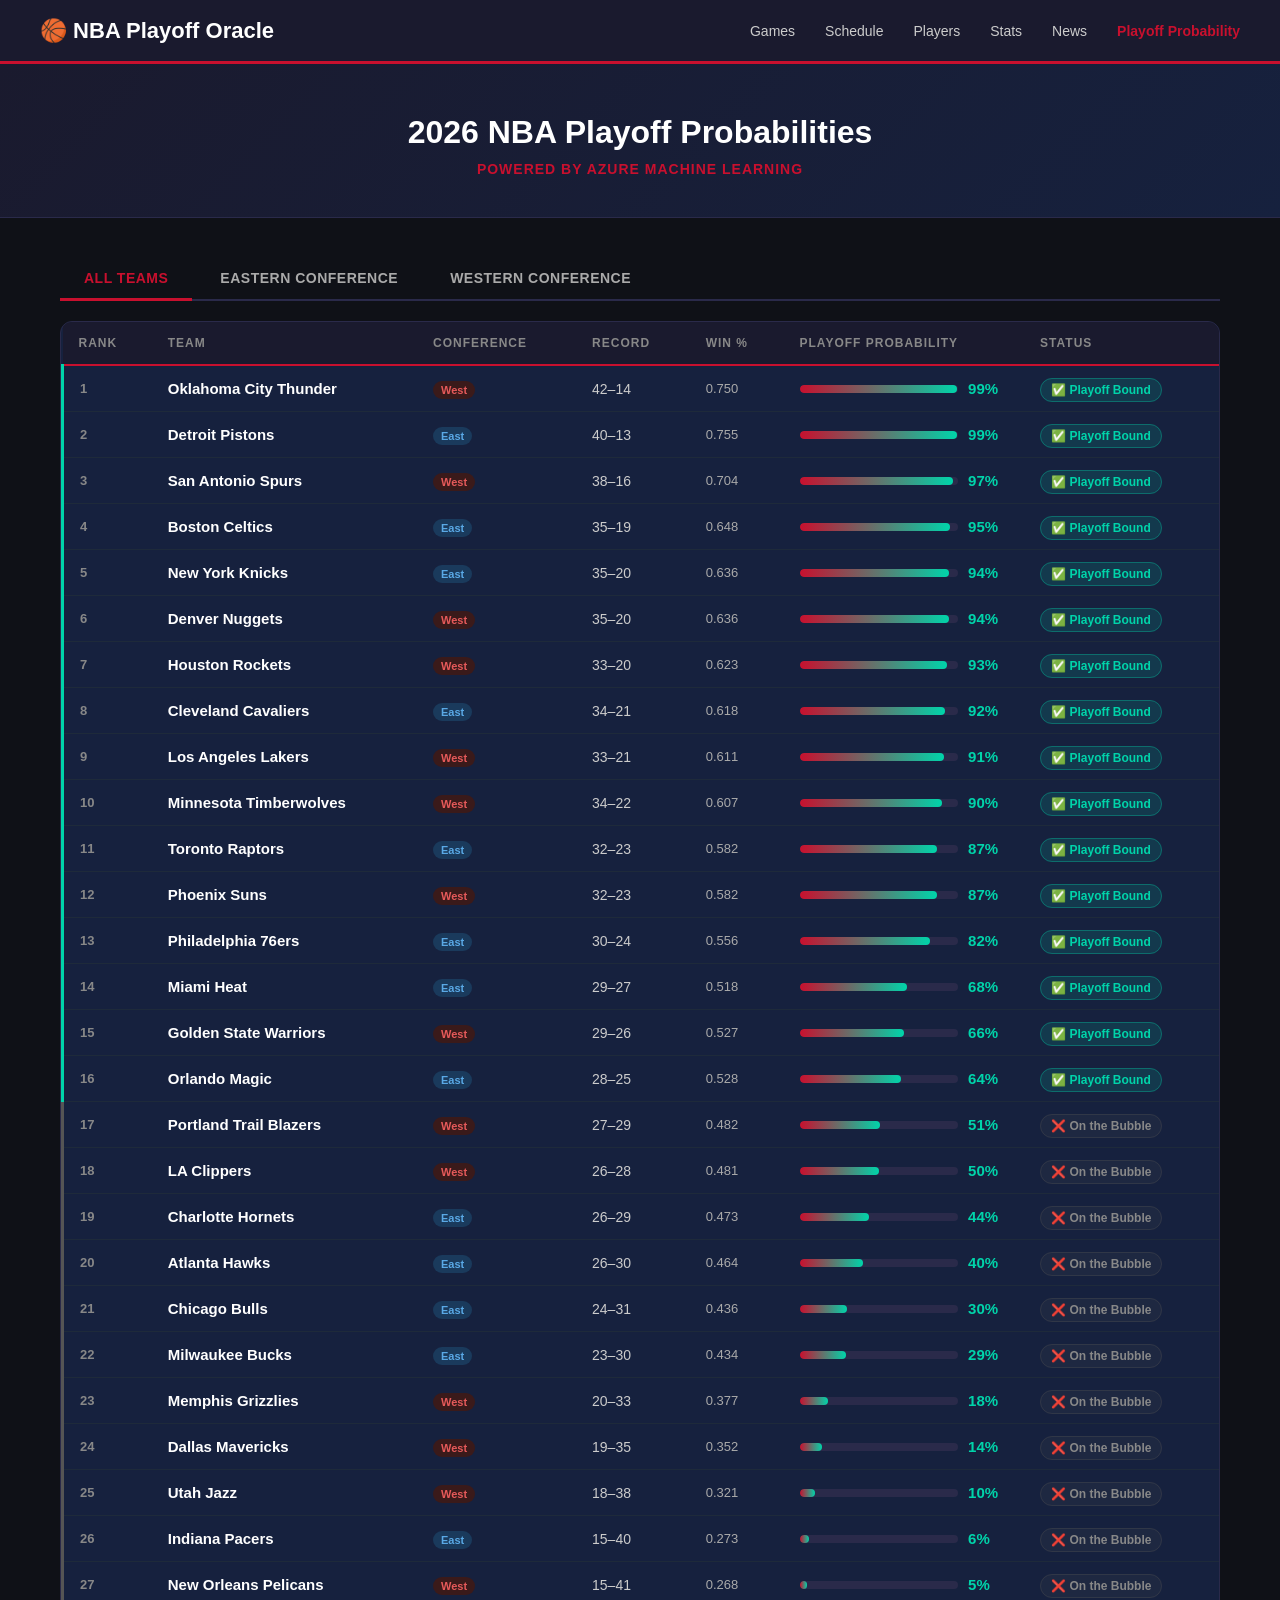
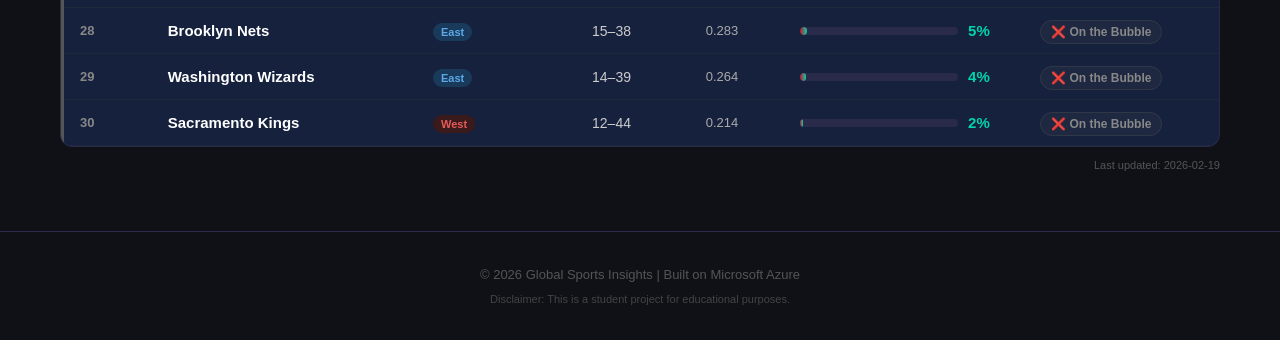
<file: index.html>
<!DOCTYPE html>
<html lang="en">
<head>
  <meta charset="UTF-8" />
  <meta name="viewport" content="width=device-width, initial-scale=1.0"/>
  <title>NBA Playoff Oracle</title>
  <link rel="stylesheet" href="style.css" />
</head>
<body>

  <!-- NAVBAR -->
  <header>
    <nav class="navbar">
      <div class="nav-logo">🏀 NBA Playoff Oracle</div>
      <ul class="nav-links">
        <li><a href="https://www.nba.com/games" target="_blank">Games</a></li>
        <li><a href="https://www.nba.com/schedule" target="_blank">Schedule</a></li>
        <li><a href="https://www.nba.com/players" target="_blank">Players</a></li>
        <li><a href="https://www.nba.com/stats" target="_blank">Stats</a></li>
        <li><a href="https://www.nba.com/news" target="_blank">News</a></li>
        <li><a href="#predictions" class="nav-active">Playoff Probability</a></li>
      </ul>
    </nav>
  </header>

  <!-- HERO -->
  <section class="hero">
    <h1>2026 NBA Playoff Probabilities</h1>
    <p>Powered by Azure Machine Learning</p>
  </section>

  <!-- PREDICTIONS TABLE -->
  <section class="predictions-section" id="predictions">

    <!-- TABS -->
    <div class="tabs">
      <button class="tab active" onclick="filterTeams('all')">All Teams</button>
      <button class="tab" onclick="filterTeams('East')">Eastern Conference</button>
      <button class="tab" onclick="filterTeams('West')">Western Conference</button>
    </div>

    <!-- TABLE -->
    <div class="table-wrapper">
      <table id="standings-table">
        <thead>
          <tr>
            <th>Rank</th>
            <th>Team</th>
            <th>Conference</th>
            <th>Record</th>
            <th>Win %</th>
            <th>Playoff Probability</th>
            <th>Status</th>
          </tr>
        </thead>
        <tbody id="table-body">
          <tr><td colspan="7" style="text-align:center; padding:30px;">Loading predictions...</td></tr>
        </tbody>
      </table>
    </div>

    <p class="last-updated" id="last-updated"></p>
  </section>

  <!-- FOOTER -->
  <footer>
    <p>© 2026 Global Sports Insights | Built on Microsoft Azure</p>
    <p class="disclaimer">Disclaimer: This is a student project for educational purposes.</p>
  </footer>

  <script src="app.js"></script>
</body>
</html>
</file>
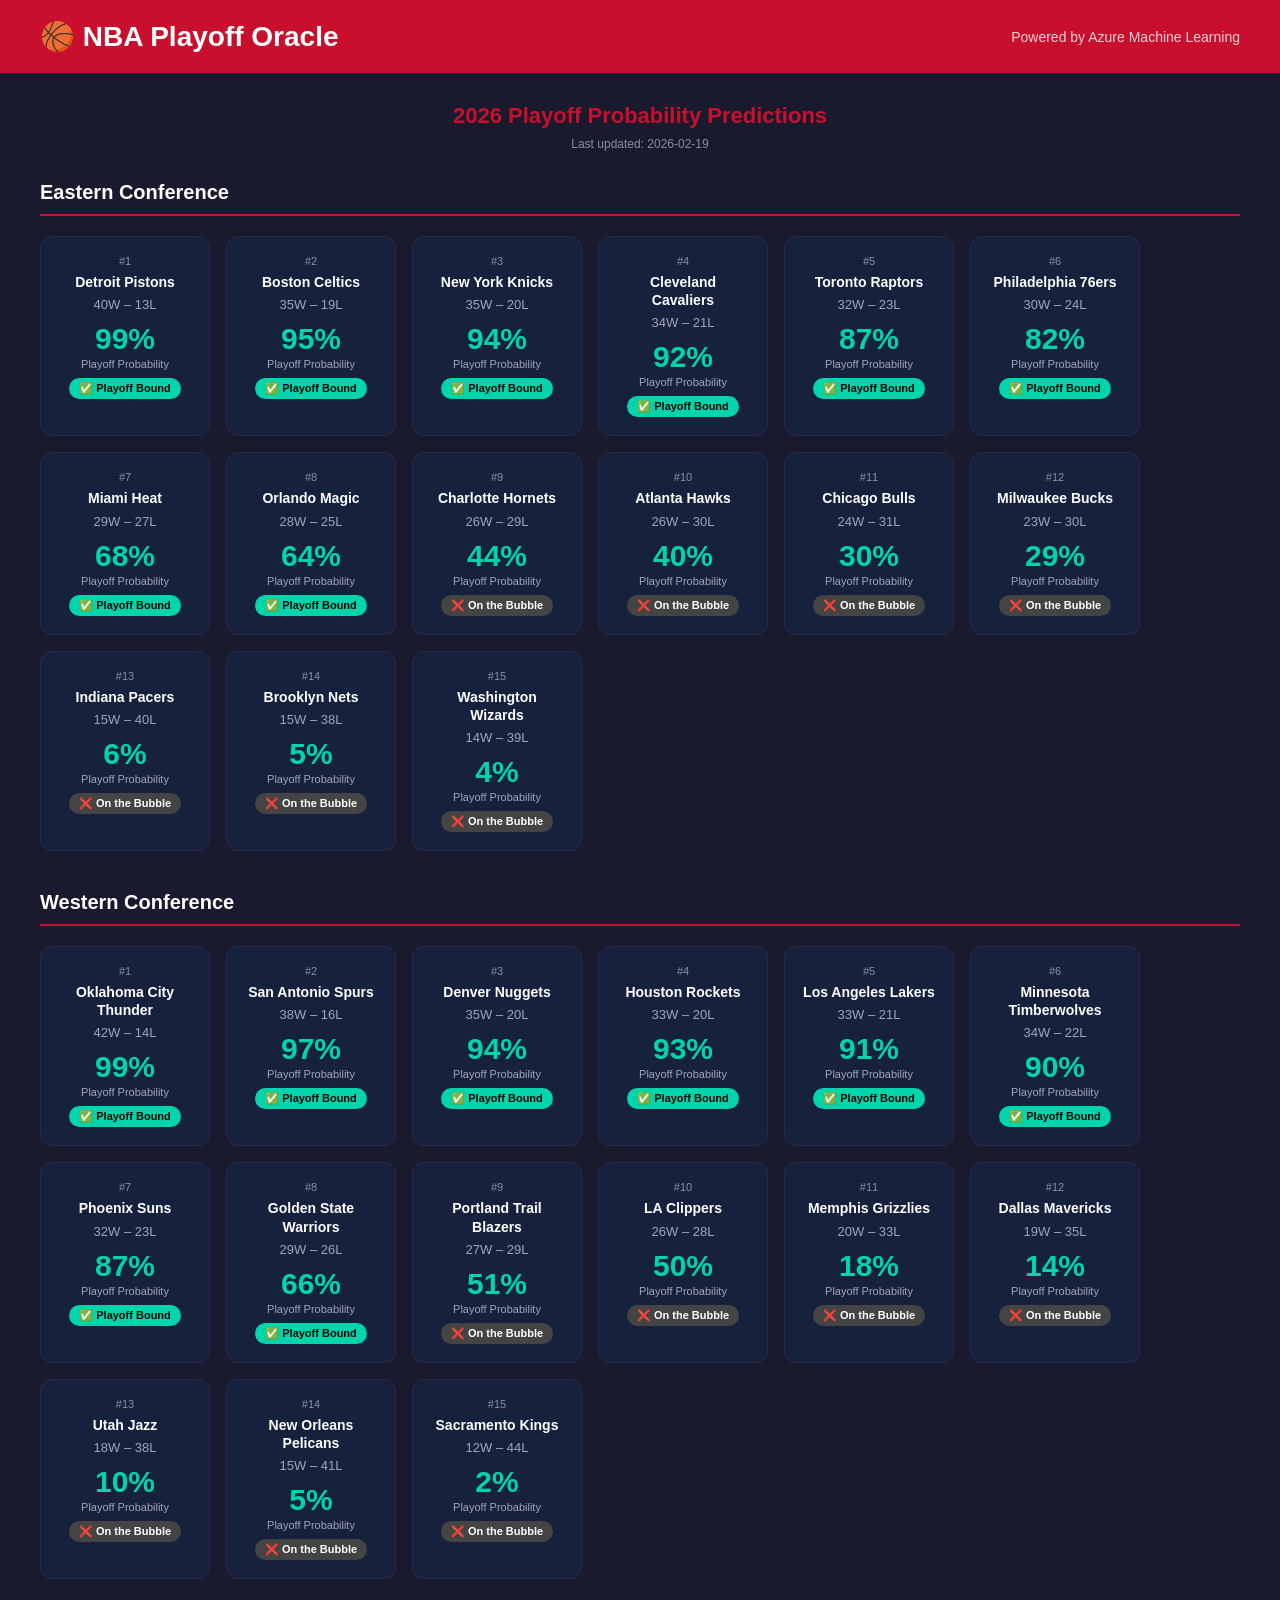
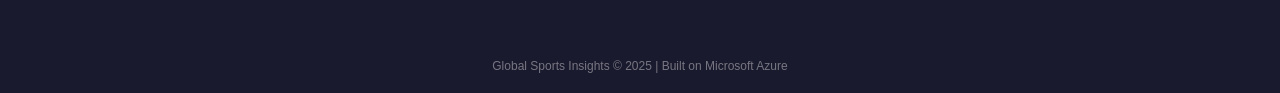
<file: nba-oracle/index.html>
<!DOCTYPE html>
<html lang="en">
<head>
  <meta charset="UTF-8" />
  <meta name="viewport" content="width=device-width, initial-scale=1.0"/>
  <title>NBA Playoff Oracle</title>
  <link rel="stylesheet" href="style.css" />
</head>
<body>
  <header>
    <div class="navbar">
      <h1 class="logo">🏀 NBA Playoff Oracle</h1>
      <p class="tagline">Powered by Azure Machine Learning</p>
    </div>
  </header>

  <main>
    <h2 class="section-title">2026 Playoff Probability Predictions</h2>
    <p id="last-updated" class="last-updated"></p>
    <div id="predictions-container">
      <p style="text-align:center;">Loading predictions...</p>
    </div>
  </main>

  <footer>
    <p>Global Sports Insights © 2025 | Built on Microsoft Azure</p>
  </footer>

  <script src="app.js"></script>
</body>
</html>
</file>
<file: style.css>
* { margin: 0; padding: 0; box-sizing: border-box; }

body {
  font-family: 'Arial', sans-serif;
  background-color: #0f1117;
  color: #ffffff;
}

/* NAVBAR */
.navbar {
  background-color: #1a1a2e;
  border-bottom: 3px solid #c8102e;
  padding: 0 40px;
  display: flex;
  align-items: center;
  justify-content: space-between;
  height: 64px;
}

.nav-logo {
  font-size: 22px;
  font-weight: bold;
  color: #fff;
  white-space: nowrap;
}

.nav-links {
  list-style: none;
  display: flex;
  gap: 30px;
}

.nav-links a {
  color: #ccc;
  text-decoration: none;
  font-size: 14px;
  transition: color 0.2s;
}

.nav-links a:hover,
.nav-links a.nav-active {
  color: #c8102e;
  font-weight: bold;
}

/* HERO */
.hero {
  background: linear-gradient(135deg, #1a1a2e 0%, #16213e 100%);
  text-align: center;
  padding: 50px 20px 40px;
  border-bottom: 1px solid #2a2a4a;
}

.hero h1 {
  font-size: 32px;
  color: #ffffff;
  margin-bottom: 10px;
}

.hero p {
  font-size: 14px;
  color: #c8102e;
  font-weight: bold;
  letter-spacing: 1px;
  text-transform: uppercase;
}

/* PREDICTIONS SECTION */
.predictions-section {
  max-width: 1200px;
  margin: 40px auto;
  padding: 0 20px;
}

/* TABS */
.tabs {
  display: flex;
  gap: 4px;
  margin-bottom: 20px;
  border-bottom: 2px solid #2a2a4a;
  padding-bottom: 0;
}

.tab {
  background: none;
  border: none;
  color: #aaa;
  font-size: 14px;
  font-weight: bold;
  padding: 12px 24px;
  cursor: pointer;
  border-bottom: 3px solid transparent;
  margin-bottom: -2px;
  transition: all 0.2s;
  text-transform: uppercase;
  letter-spacing: 0.5px;
}

.tab:hover { color: #fff; }

.tab.active {
  color: #c8102e;
  border-bottom: 3px solid #c8102e;
}

/* TABLE */
.table-wrapper {
  background-color: #16213e;
  border-radius: 12px;
  overflow: hidden;
  border: 1px solid #2a2a4a;
}

table {
  width: 100%;
  border-collapse: collapse;
}

thead tr {
  background-color: #1a1a2e;
  border-bottom: 2px solid #c8102e;
}

thead th {
  padding: 14px 16px;
  text-align: left;
  font-size: 12px;
  text-transform: uppercase;
  letter-spacing: 1px;
  color: #888;
}

tbody tr {
  border-bottom: 1px solid #1e2a3a;
  transition: background 0.15s;
}

tbody tr:hover { background-color: #1e2a3a; }

tbody tr.playoff-row { border-left: 3px solid #00d4aa; }
tbody tr.bubble-row  { border-left: 3px solid #555; }

tbody td {
  padding: 14px 16px;
  font-size: 14px;
}

.rank-cell {
  font-weight: bold;
  color: #888;
  font-size: 13px;
}

.team-name {
  font-weight: bold;
  font-size: 15px;
}

.conf-badge {
  font-size: 11px;
  padding: 3px 8px;
  border-radius: 10px;
  font-weight: bold;
}

.conf-east { background-color: #1a3a5c; color: #5aa9e6; }
.conf-west { background-color: #3a1a1a; color: #e65a5a; }

.record-cell { color: #ccc; }
.winpct-cell { color: #aaa; font-size: 13px; }

.prob-bar-wrapper {
  display: flex;
  align-items: center;
  gap: 10px;
}

.prob-bar-bg {
  flex: 1;
  height: 8px;
  background: #2a2a4a;
  border-radius: 4px;
  overflow: hidden;
}

.prob-bar-fill {
  height: 100%;
  border-radius: 4px;
  background: linear-gradient(90deg, #c8102e, #00d4aa);
  transition: width 0.4s ease;
}

.prob-text {
  font-weight: bold;
  font-size: 15px;
  color: #00d4aa;
  min-width: 40px;
}

.status-badge {
  font-size: 12px;
  padding: 4px 10px;
  border-radius: 20px;
  font-weight: bold;
  white-space: nowrap;
}

.status-in  { background-color: #00d4aa22; color: #00d4aa; border: 1px solid #00d4aa55; }
.status-out { background-color: #55555522; color: #888;    border: 1px solid #55555555; }

/* LAST UPDATED */
.last-updated {
  text-align: right;
  font-size: 11px;
  color: #555;
  margin-top: 12px;
}

/* FOOTER */
footer {
  text-align: center;
  padding: 30px 20px;
  margin-top: 60px;
  border-top: 1px solid #2a2a4a;
  color: #555;
  font-size: 13px;
  line-height: 2;
}

.disclaimer { font-size: 11px; color: #444; }

/* RESPONSIVE */
@media (max-width: 768px) {
  .nav-links { display: none; }
  .hero h1 { font-size: 22px; }
  thead th:nth-child(3),
  tbody td:nth-child(3) { display: none; }
}
</file>
<file: nba-oracle/style.css>
* { margin: 0; padding: 0; box-sizing: border-box; }

body {
  font-family: 'Arial', sans-serif;
  background-color: #1a1a2e;
  color: #ffffff;
}

.navbar {
  background-color: #c8102e;
  padding: 20px 40px;
  display: flex;
  justify-content: space-between;
  align-items: center;
}

.logo { font-size: 28px; font-weight: bold; }
.tagline { font-size: 14px; opacity: 0.8; }

.section-title {
  text-align: center;
  padding: 30px 30px 8px;
  font-size: 22px;
  color: #c8102e;
}

.last-updated {
  text-align: center;
  font-size: 12px;
  opacity: 0.5;
  margin-bottom: 10px;
}

.conference-section {
  padding: 20px 40px;
}

.conf-title {
  font-size: 20px;
  color: #ffffff;
  border-bottom: 2px solid #c8102e;
  padding-bottom: 10px;
  margin-bottom: 20px;
}

.cards-grid {
  display: flex;
  flex-wrap: wrap;
  gap: 16px;
}

.team-card {
  background-color: #16213e;
  border: 1px solid #2a2a4a;
  border-radius: 12px;
  padding: 18px;
  width: 170px;
  text-align: center;
  transition: border-color 0.2s;
}

.team-card:hover {
  border-color: #c8102e;
}

.team-rank {
  font-size: 11px;
  opacity: 0.5;
  margin-bottom: 6px;
}

.team-card h3 {
  font-size: 14px;
  margin-bottom: 6px;
  line-height: 1.3;
}

.record {
  font-size: 13px;
  opacity: 0.6;
  margin-bottom: 10px;
}

.probability {
  font-size: 30px;
  font-weight: bold;
  color: #00d4aa;
}

.prob-label {
  font-size: 11px;
  opacity: 0.6;
  margin-top: 2px;
  margin-bottom: 8px;
}

.badge {
  display: inline-block;
  padding: 4px 10px;
  border-radius: 20px;
  font-size: 11px;
  font-weight: bold;
}

.likely { background-color: #00d4aa; color: #000; }
.unlikely { background-color: #444; color: #fff; }

footer {
  text-align: center;
  padding: 20px;
  margin-top: 40px;
  font-size: 12px;
  opacity: 0.4;
}
</file>
